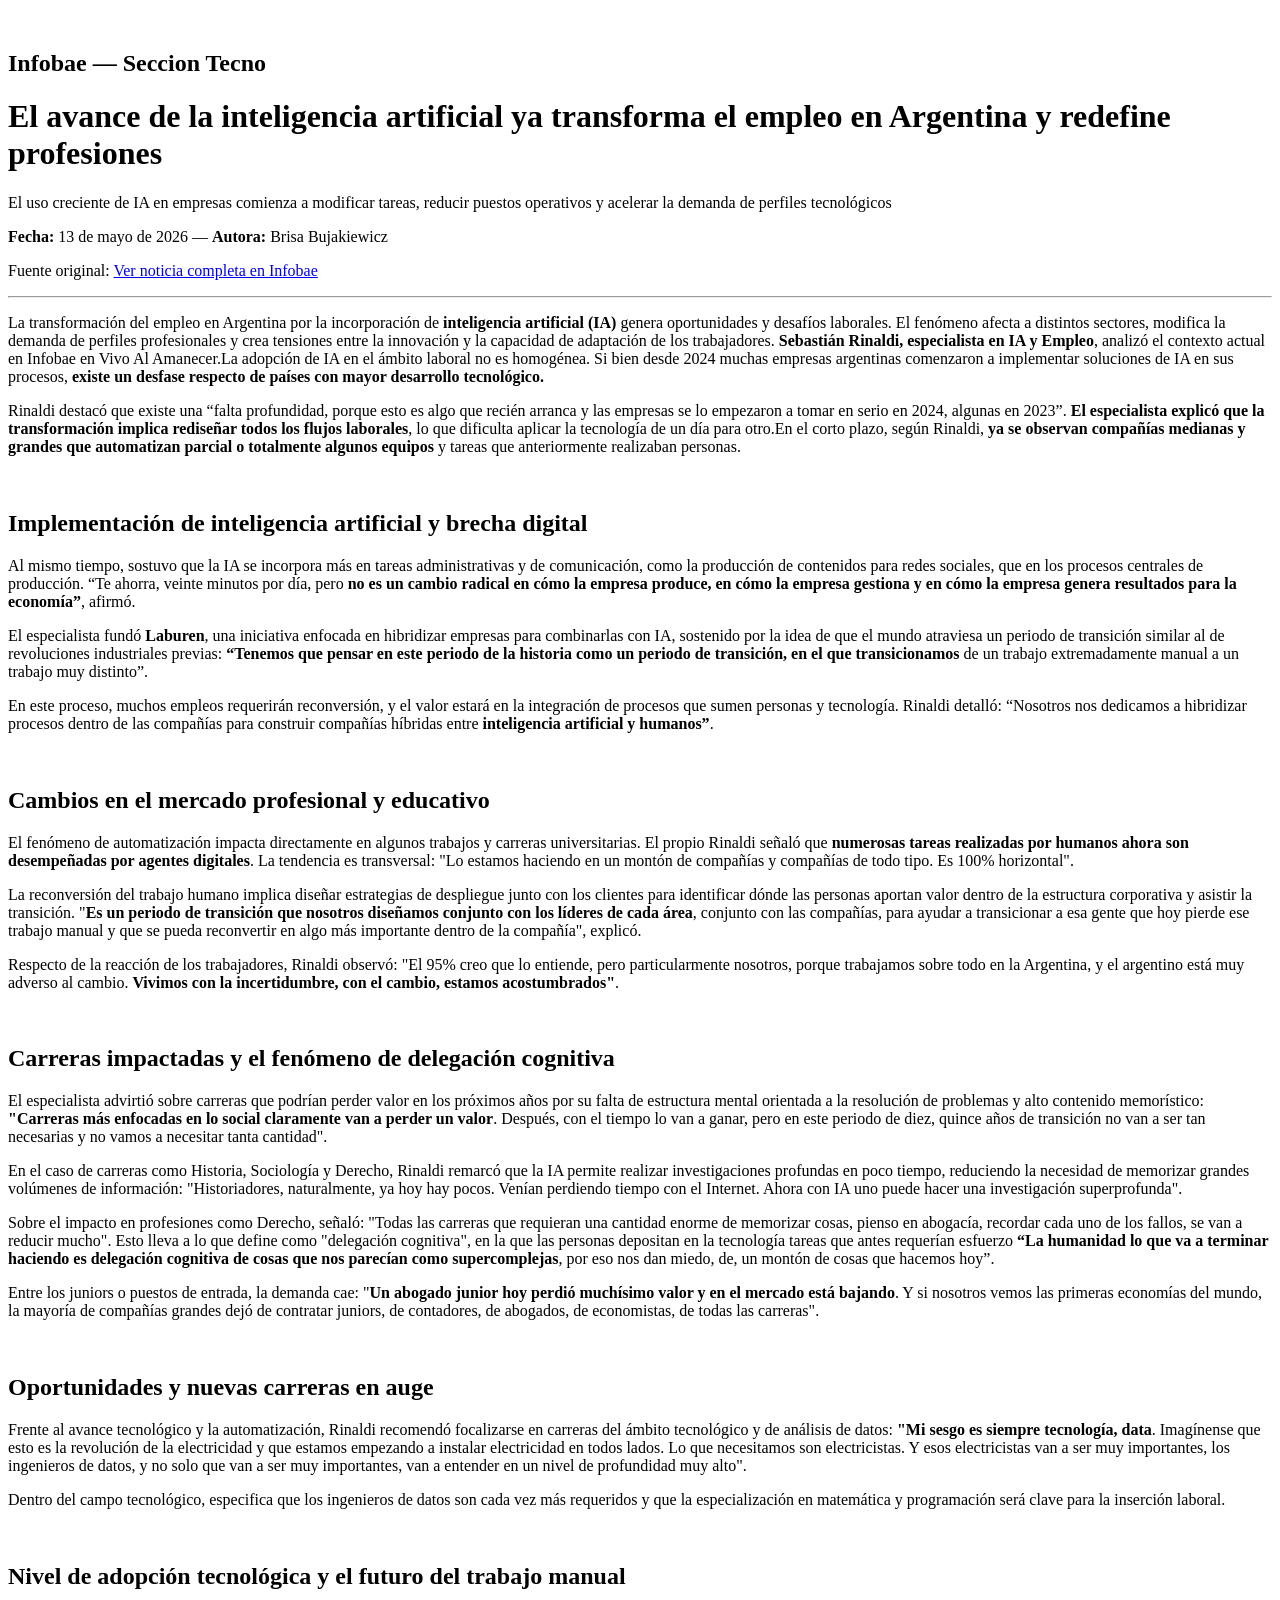
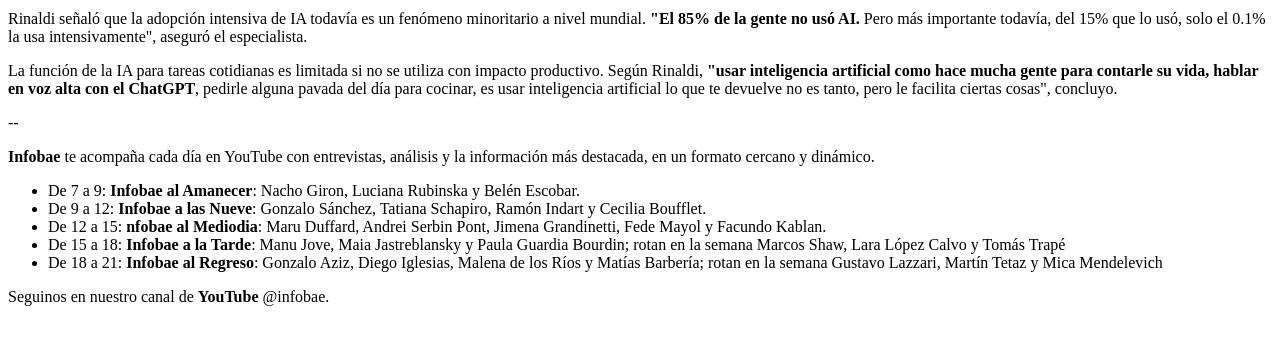
<file: index.html>
<!DOCTYPE html>
<html>
    <head>
        <title>El avance de la inteligencia artificial ya transforma el empleo en Argentina y redefine profesiones</title>
    </head>
    <body>
        <div style="margin-top: 50px"></div>
        <h2>Infobae &mdash; Seccion Tecno</h2>

        <h1>El avance de la inteligencia artificial ya transforma el empleo en Argentina y redefine profesiones</h1>

        <p>
            El uso creciente de IA en empresas comienza a modificar tareas, reducir puestos operativos y acelerar la demanda de perfiles tecnológicos
        </p>

        <p><strong>Fecha:</strong> 13 de mayo de 2026 &mdash; <strong>Autora:</strong> Brisa Bujakiewicz</p>

        <p>
        Fuente original:
        <a href="https://www.infobae.com/tecno/2026/05/13/el-avance-de-la-inteligencia-artificial-ya-transforma-el-empleo-en-argentina-y-redefine-profesiones/" target="_blank">
            Ver noticia completa en Infobae
        </a>

        <br>

        <hr>

        </p>
        
        <P>
            La transformación del empleo en Argentina por la incorporación de <STRONG>inteligencia artificial (IA)</STRONG> genera oportunidades y desafíos laborales. El fenómeno afecta a distintos sectores, modifica la demanda de perfiles profesionales y crea tensiones entre la innovación y la capacidad de adaptación de los trabajadores. <strong>Sebastián Rinaldi, especialista en IA y Empleo</strong>, analizó el contexto actual en Infobae en Vivo Al Amanecer.La adopción de IA en el ámbito laboral no es homogénea. Si bien desde 2024 muchas empresas argentinas comenzaron a implementar soluciones de IA en sus procesos, <strong>existe un desfase respecto de países con mayor desarrollo tecnológico.</strong>
        </P>

        <p>
            Rinaldi destacó que existe una “falta profundidad, porque esto es algo que recién arranca y las empresas se lo empezaron a tomar en serio en 2024, algunas en 2023”. <strong>El especialista explicó que la transformación implica rediseñar todos los flujos laborales</strong>, lo que dificulta aplicar la tecnología de un día para otro.En el corto plazo, según Rinaldi, <strong>ya se observan compañías medianas y grandes que automatizan parcial o totalmente algunos equipos</strong> y tareas que anteriormente realizaban personas.
        </p>

        <br>

        <h2>Implementación de inteligencia artificial y brecha digital</h2>

        <p>
            Al mismo tiempo, sostuvo que la IA se incorpora más en tareas administrativas y de comunicación, como la producción de contenidos para redes sociales, que en los procesos centrales de producción. “Te ahorra, veinte minutos por día, pero <strong>no es un cambio radical en cómo la empresa produce, en cómo la empresa gestiona y en cómo la empresa genera resultados para la economía”</strong>, afirmó.
        </p>

        <p>
            El especialista fundó <strong>Laburen</strong>, una iniciativa enfocada en hibridizar empresas para combinarlas con IA, sostenido por la idea de que el mundo atraviesa un periodo de transición similar al de revoluciones industriales previas: <strong>“Tenemos que pensar en este periodo de la historia como un periodo de transición, en el que transicionamos</strong> de un trabajo extremadamente manual a un trabajo muy distinto”.
        </p>

        <p>
            En este proceso, muchos empleos requerirán reconversión, y el valor estará en la integración de procesos que sumen personas y tecnología. Rinaldi detalló: “Nosotros nos dedicamos a hibridizar procesos dentro de las compañías para construir compañías híbridas entre <strong>inteligencia artificial y humanos”</strong>.
        </p>

        <br>

        <h2>Cambios en el mercado profesional y educativo</h2>
        <p>
            El fenómeno de automatización impacta directamente en algunos trabajos y carreras universitarias. El propio Rinaldi señaló que <strong>numerosas tareas realizadas por humanos ahora son desempeñadas por agentes digitales</strong>. La tendencia es transversal: "Lo estamos haciendo en un montón de compañías y compañías de todo tipo. Es 100% horizontal".
        </p>

        <p>
            La reconversión del trabajo humano implica diseñar estrategias de despliegue junto con los clientes para identificar dónde las personas aportan valor dentro de la estructura corporativa y asistir la transición. "<strong>Es un periodo de transición que nosotros diseñamos conjunto con los líderes de cada área</strong>, conjunto con las compañías, para ayudar a transicionar a esa gente que hoy pierde ese trabajo manual y que se pueda reconvertir en algo más importante dentro de la compañía", explicó.
        </p>

        <p>
            Respecto de la reacción de los trabajadores, Rinaldi observó: "El 95% creo que lo entiende, pero particularmente nosotros, porque trabajamos sobre todo en la Argentina, y el argentino está muy adverso al cambio. <strong>Vivimos con la incertidumbre, con el cambio, estamos acostumbrados"</strong>.
        </p>
        <br>

        <h2>Carreras impactadas y el fenómeno de delegación cognitiva</h2>

        <p>
            El especialista advirtió sobre carreras que podrían perder valor en los próximos años por su falta de estructura mental orientada a la resolución de problemas y alto contenido memorístico: <strong>"Carreras más enfocadas en lo social claramente van a perder un valor</strong>. Después, con el tiempo lo van a ganar, pero en este periodo de diez, quince años de transición no van a ser tan necesarias y no vamos a necesitar tanta cantidad".
        </p>

        <p>
            En el caso de carreras como Historia, Sociología y Derecho, Rinaldi remarcó que la IA permite realizar investigaciones profundas en poco tiempo, reduciendo la necesidad de memorizar grandes volúmenes de información: "Historiadores, naturalmente, ya hoy hay pocos. Venían perdiendo tiempo con el Internet. Ahora con IA uno puede hacer una investigación superprofunda".
        </p>

        <p>
            Sobre el impacto en profesiones como Derecho, señaló: "Todas las carreras que requieran una cantidad enorme de memorizar cosas, pienso en abogacía, recordar cada uno de los fallos, se van a reducir mucho". Esto lleva a lo que define como "delegación cognitiva", en la que las personas depositan en la tecnología tareas que antes requerían esfuerzo <strong>“La humanidad lo que va a terminar haciendo es delegación cognitiva de cosas que nos parecían como supercomplejas</strong>, por eso nos dan miedo, de, un montón de cosas que hacemos hoy”.
        </p>

        <p>
            Entre los juniors o puestos de entrada, la demanda cae: "<strong>Un abogado junior hoy perdió muchísimo valor y en el mercado está bajando</strong>. Y si nosotros vemos las primeras economías del mundo, la mayoría de compañías grandes dejó de contratar juniors, de contadores, de abogados, de economistas, de todas las carreras".
        </p>

        <br>

        <h2>Oportunidades y nuevas carreras en auge</h2>

        <p>
            Frente al avance tecnológico y la automatización, Rinaldi recomendó focalizarse en carreras del ámbito tecnológico y de análisis de datos: <strong>"Mi sesgo es siempre tecnología, data</strong>. Imagínense que esto es la revolución de la electricidad y que estamos empezando a instalar electricidad en todos lados. Lo que necesitamos son electricistas. Y esos electricistas van a ser muy importantes, los ingenieros de datos, y no solo que van a ser muy importantes, van a entender en un nivel de profundidad muy alto".
        </p>

        <p>
            Dentro del campo tecnológico, especifica que los ingenieros de datos son cada vez más requeridos y que la especialización en matemática y programación será clave para la inserción laboral.
        </p>

        <br>

        <h2>Nivel de adopción tecnológica y el futuro del trabajo manual</h2>

        <p>
            Rinaldi señaló que la adopción intensiva de IA todavía es un fenómeno minoritario a nivel mundial. <strong>"El 85% de la gente no usó AI.</strong> Pero más importante todavía, del 15% que lo usó, solo el 0.1% la usa intensivamente", aseguró el especialista.
        </p>

        <p>
            La función de la IA para tareas cotidianas es limitada si no se utiliza con impacto productivo. Según Rinaldi, <strong>"usar inteligencia artificial como hace mucha gente para contarle su vida, hablar en voz alta con el ChatGPT</strong>, pedirle alguna pavada del día para cocinar, es usar inteligencia artificial lo que te devuelve no es tanto, pero le facilita ciertas cosas", concluyo.
        </p>

        --

        <p>
            <strong>Infobae</strong> te acompaña cada día en YouTube con entrevistas, análisis y la información más destacada, en un formato cercano y dinámico.
        </p>

        <p>
            <ul>
                <li>De 7 a 9: <strong>Infobae al Amanecer</strong>: Nacho Giron, Luciana Rubinska y Belén Escobar.</li>
                <li>De 9 a 12: <strong>Infobae a las Nueve</strong>: Gonzalo Sánchez, Tatiana Schapiro, Ramón Indart y Cecilia Boufflet.</li>
                <li>De 12 a 15: <strong>nfobae al Mediodia</strong>: Maru Duffard, Andrei Serbin Pont, Jimena Grandinetti, Fede Mayol y Facundo Kablan.</li>
                <li>De 15 a 18: <strong>Infobae a la Tarde</strong>: Manu Jove, Maia Jastreblansky y Paula Guardia Bourdin; rotan en la semana Marcos Shaw, Lara López Calvo y Tomás Trapé</li>
                <li>De 18 a 21: <strong>Infobae al Regreso</strong>: Gonzalo Aziz, Diego Iglesias, Malena de los Ríos y Matías Barbería; rotan en la semana Gustavo Lazzari, Martín Tetaz y Mica Mendelevich</li>
            </ul>
        </p>

        <p>
            Seguinos en nuestro canal de  <strong>YouTube</strong> @infobae.
        </p>
        <div style="margin-top: 50px"></div>
    </body>

</html>
</file>
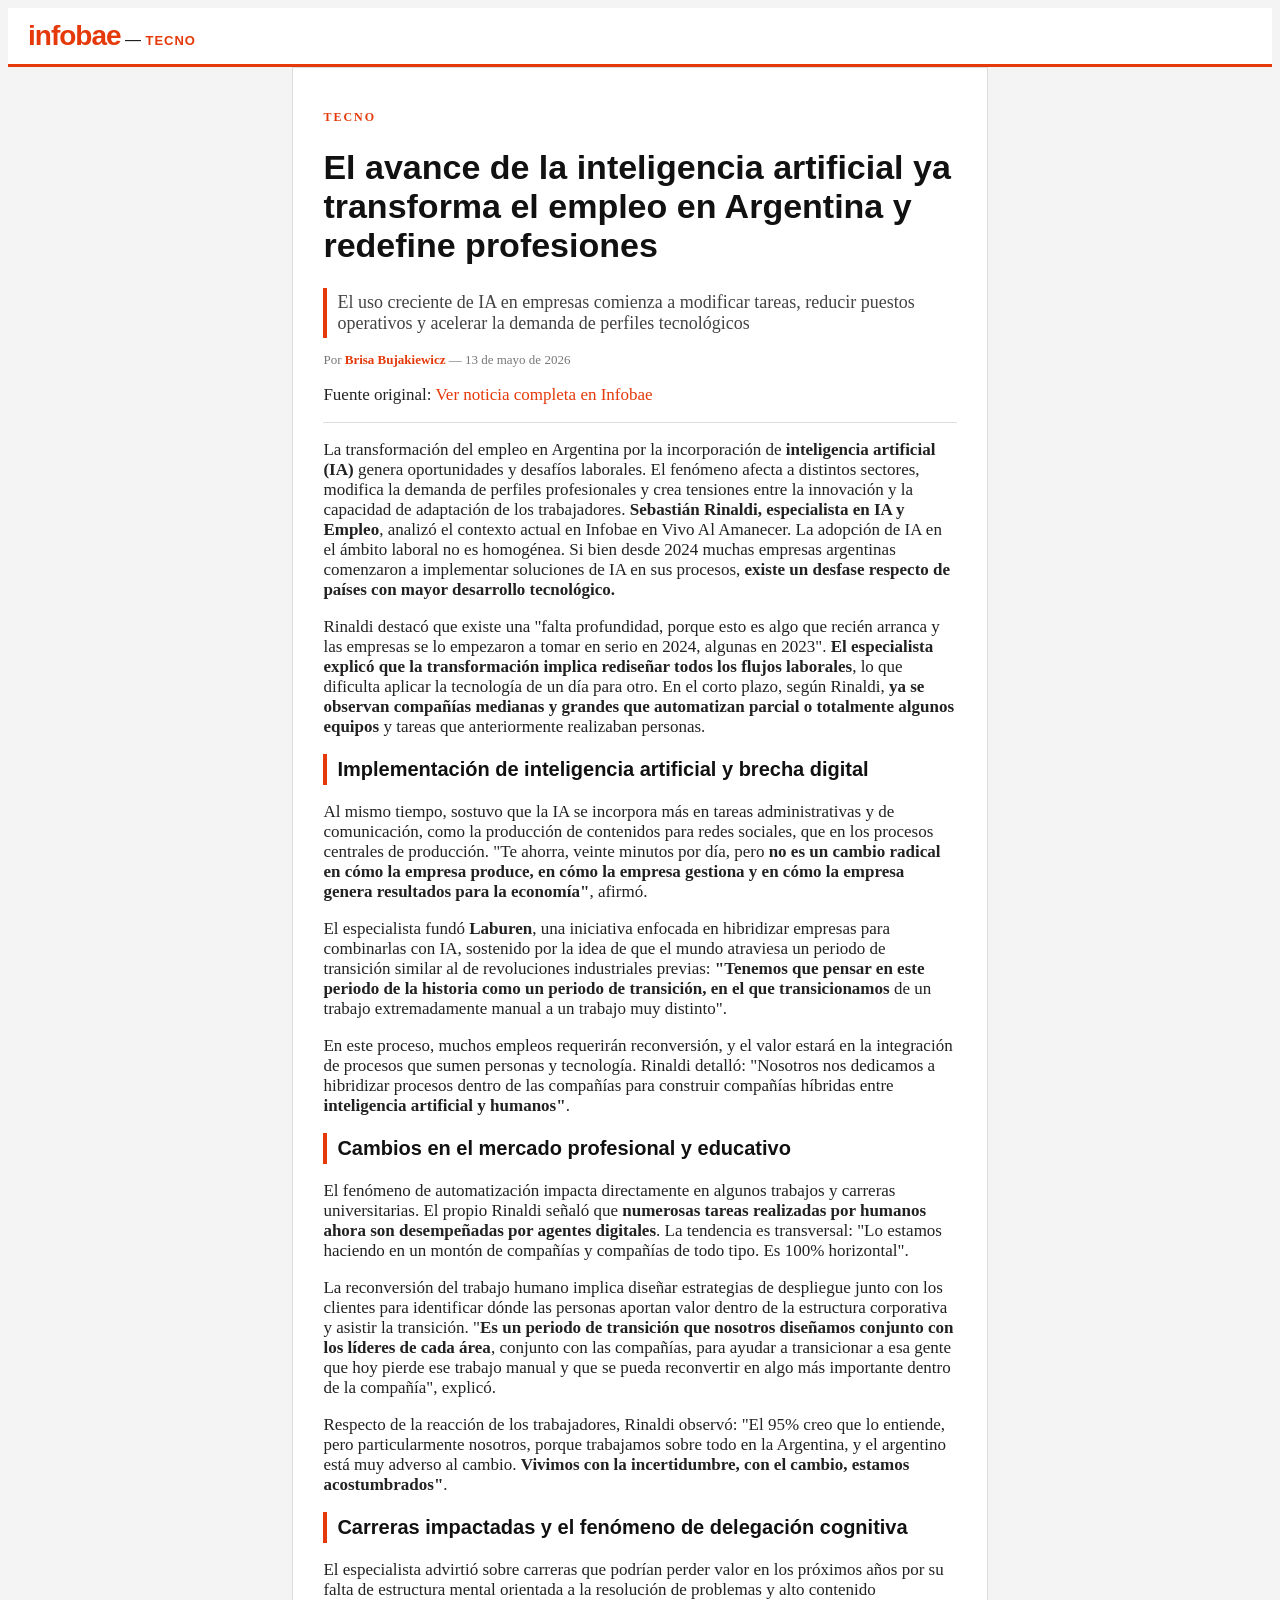
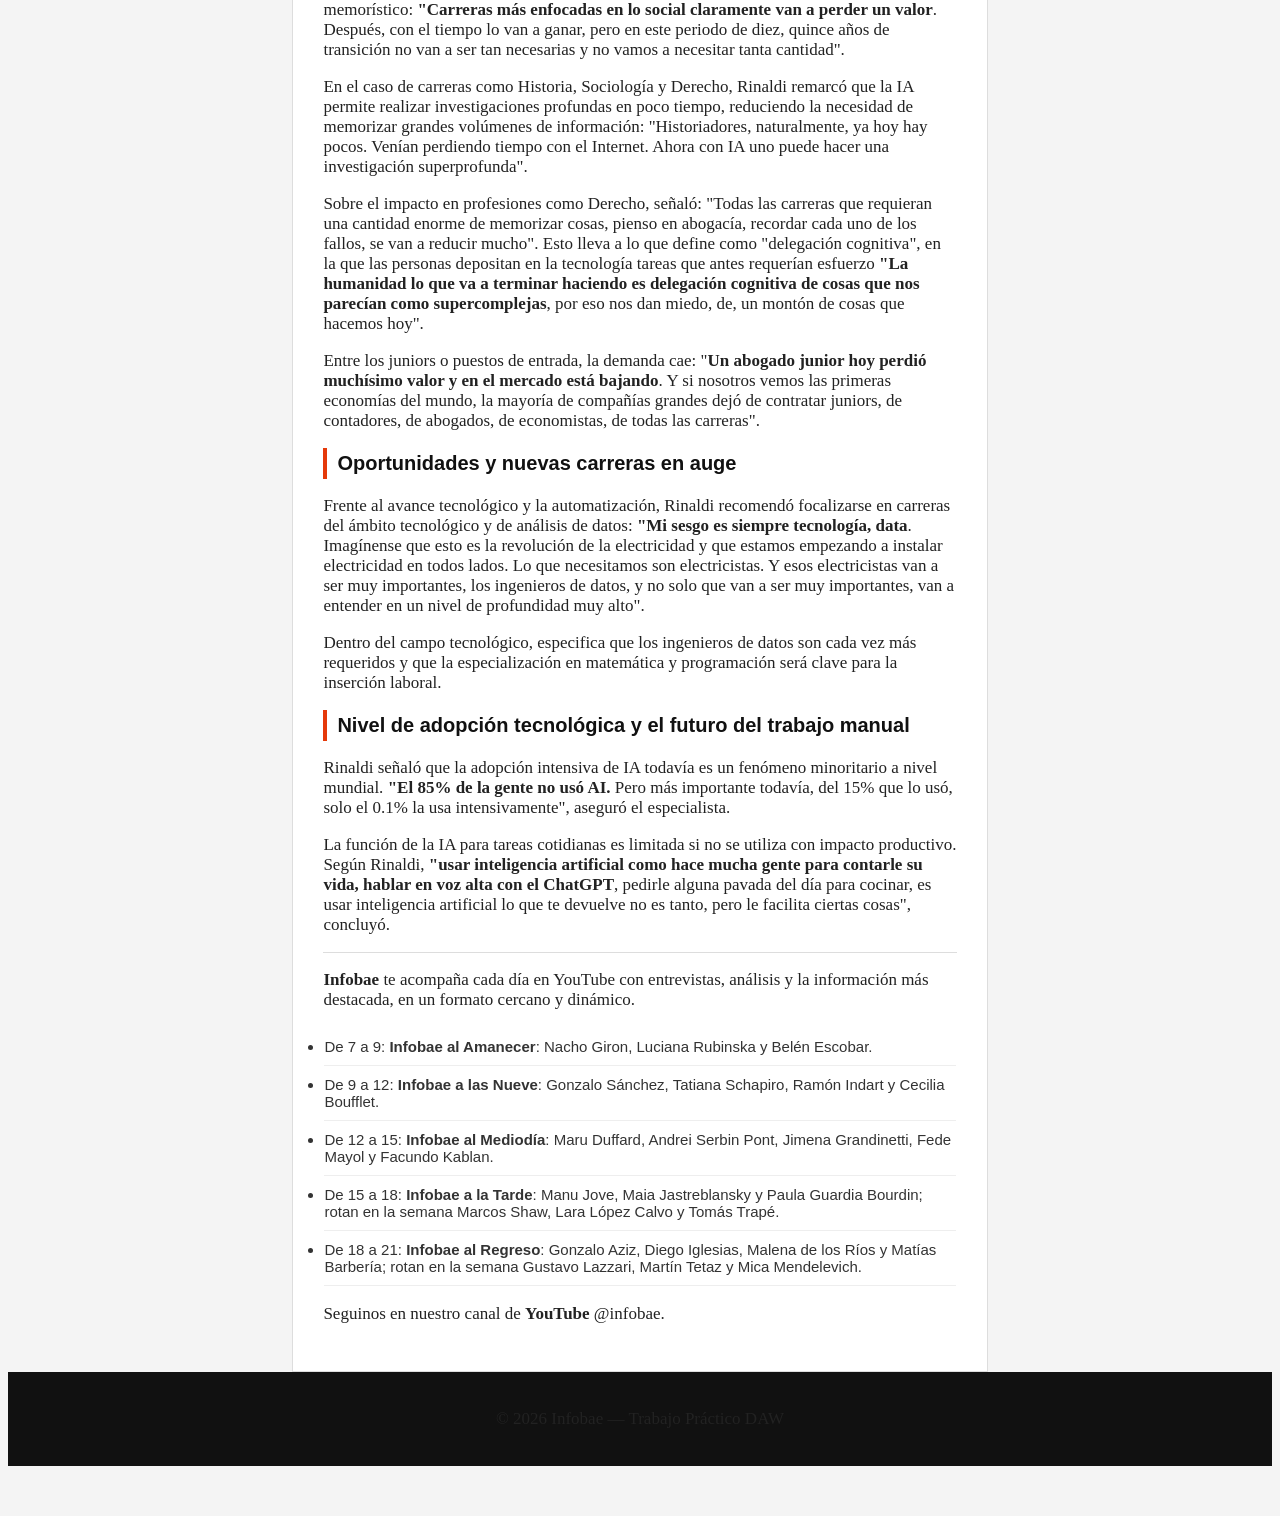
<file: Actividad-clase 5/index.html>
<!DOCTYPE html>
<html lang="es">
<head>
    <meta charset="UTF-8">
    <meta name="viewport" content="width=device-width, initial-scale=1.0">
    <title>El avance de la inteligencia artificial ya transforma el empleo en Argentina</title>
    <link rel="stylesheet" type="text/css" href="styles.css">
</head>
<body>

    <div class="site-header">
        <span class="logo">infobae</span>
        &mdash;
        <span class="seccion">Tecno</span>
    </div>

    <div class="contenedor">

        <p class="categoria">Tecno</p>

        <h1>El avance de la inteligencia artificial ya transforma el empleo en Argentina y redefine profesiones</h1>

        <h2 class="bajada">El uso creciente de IA en empresas comienza a modificar tareas, reducir puestos operativos y acelerar la demanda de perfiles tecnológicos</h2>

        <p class="meta">
            Por <span class="autora"><a href="https://www.infobae.com/autor/brisa-bujakiewicz/" target="_blank">Brisa Bujakiewicz</a></span>
            &mdash; 13 de mayo de 2026
        </p>

        <p>
            Fuente original:
            <a href="https://www.infobae.com/tecno/2026/05/13/el-avance-de-la-inteligencia-artificial-ya-transforma-el-empleo-en-argentina-y-redefine-profesiones/" target="_blank">
                Ver noticia completa en Infobae
            </a>
        </p>

        <hr>

        <p>
            La transformación del empleo en Argentina por la incorporación de <strong>inteligencia artificial (IA)</strong> genera oportunidades y desafíos laborales. El fenómeno afecta a distintos sectores, modifica la demanda de perfiles profesionales y crea tensiones entre la innovación y la capacidad de adaptación de los trabajadores. <strong>Sebastián Rinaldi, especialista en IA y Empleo</strong>, analizó el contexto actual en Infobae en Vivo Al Amanecer. La adopción de IA en el ámbito laboral no es homogénea. Si bien desde 2024 muchas empresas argentinas comenzaron a implementar soluciones de IA en sus procesos, <strong>existe un desfase respecto de países con mayor desarrollo tecnológico.</strong>
        </p>

        <p>
            Rinaldi destacó que existe una "falta profundidad, porque esto es algo que recién arranca y las empresas se lo empezaron a tomar en serio en 2024, algunas en 2023". <strong>El especialista explicó que la transformación implica rediseñar todos los flujos laborales</strong>, lo que dificulta aplicar la tecnología de un día para otro. En el corto plazo, según Rinaldi, <strong>ya se observan compañías medianas y grandes que automatizan parcial o totalmente algunos equipos</strong> y tareas que anteriormente realizaban personas.
        </p>

        <h2>Implementación de inteligencia artificial y brecha digital</h2>

        <p>
            Al mismo tiempo, sostuvo que la IA se incorpora más en tareas administrativas y de comunicación, como la producción de contenidos para redes sociales, que en los procesos centrales de producción. "Te ahorra, veinte minutos por día, pero <strong>no es un cambio radical en cómo la empresa produce, en cómo la empresa gestiona y en cómo la empresa genera resultados para la economía"</strong>, afirmó.
        </p>

        <p>
            El especialista fundó <strong>Laburen</strong>, una iniciativa enfocada en hibridizar empresas para combinarlas con IA, sostenido por la idea de que el mundo atraviesa un periodo de transición similar al de revoluciones industriales previas: <strong>"Tenemos que pensar en este periodo de la historia como un periodo de transición, en el que transicionamos</strong> de un trabajo extremadamente manual a un trabajo muy distinto".
        </p>

        <p>
            En este proceso, muchos empleos requerirán reconversión, y el valor estará en la integración de procesos que sumen personas y tecnología. Rinaldi detalló: "Nosotros nos dedicamos a hibridizar procesos dentro de las compañías para construir compañías híbridas entre <strong>inteligencia artificial y humanos"</strong>.
        </p>

        <h2>Cambios en el mercado profesional y educativo</h2>

        <p>
            El fenómeno de automatización impacta directamente en algunos trabajos y carreras universitarias. El propio Rinaldi señaló que <strong>numerosas tareas realizadas por humanos ahora son desempeñadas por agentes digitales</strong>. La tendencia es transversal: "Lo estamos haciendo en un montón de compañías y compañías de todo tipo. Es 100% horizontal".
        </p>

        <p>
            La reconversión del trabajo humano implica diseñar estrategias de despliegue junto con los clientes para identificar dónde las personas aportan valor dentro de la estructura corporativa y asistir la transición. "<strong>Es un periodo de transición que nosotros diseñamos conjunto con los líderes de cada área</strong>, conjunto con las compañías, para ayudar a transicionar a esa gente que hoy pierde ese trabajo manual y que se pueda reconvertir en algo más importante dentro de la compañía", explicó.
        </p>

        <p>
            Respecto de la reacción de los trabajadores, Rinaldi observó: "El 95% creo que lo entiende, pero particularmente nosotros, porque trabajamos sobre todo en la Argentina, y el argentino está muy adverso al cambio. <strong>Vivimos con la incertidumbre, con el cambio, estamos acostumbrados"</strong>.
        </p>

        <h2>Carreras impactadas y el fenómeno de delegación cognitiva</h2>

        <p>
            El especialista advirtió sobre carreras que podrían perder valor en los próximos años por su falta de estructura mental orientada a la resolución de problemas y alto contenido memorístico: <strong>"Carreras más enfocadas en lo social claramente van a perder un valor</strong>. Después, con el tiempo lo van a ganar, pero en este periodo de diez, quince años de transición no van a ser tan necesarias y no vamos a necesitar tanta cantidad".
        </p>

        <p>
            En el caso de carreras como Historia, Sociología y Derecho, Rinaldi remarcó que la IA permite realizar investigaciones profundas en poco tiempo, reduciendo la necesidad de memorizar grandes volúmenes de información: "Historiadores, naturalmente, ya hoy hay pocos. Venían perdiendo tiempo con el Internet. Ahora con IA uno puede hacer una investigación superprofunda".
        </p>

        <p>
            Sobre el impacto en profesiones como Derecho, señaló: "Todas las carreras que requieran una cantidad enorme de memorizar cosas, pienso en abogacía, recordar cada uno de los fallos, se van a reducir mucho". Esto lleva a lo que define como "delegación cognitiva", en la que las personas depositan en la tecnología tareas que antes requerían esfuerzo <strong>"La humanidad lo que va a terminar haciendo es delegación cognitiva de cosas que nos parecían como supercomplejas</strong>, por eso nos dan miedo, de, un montón de cosas que hacemos hoy".
        </p>

        <p>
            Entre los juniors o puestos de entrada, la demanda cae: "<strong>Un abogado junior hoy perdió muchísimo valor y en el mercado está bajando</strong>. Y si nosotros vemos las primeras economías del mundo, la mayoría de compañías grandes dejó de contratar juniors, de contadores, de abogados, de economistas, de todas las carreras".
        </p>

        <h2>Oportunidades y nuevas carreras en auge</h2>

        <p>
            Frente al avance tecnológico y la automatización, Rinaldi recomendó focalizarse en carreras del ámbito tecnológico y de análisis de datos: <strong>"Mi sesgo es siempre tecnología, data</strong>. Imagínense que esto es la revolución de la electricidad y que estamos empezando a instalar electricidad en todos lados. Lo que necesitamos son electricistas. Y esos electricistas van a ser muy importantes, los ingenieros de datos, y no solo que van a ser muy importantes, van a entender en un nivel de profundidad muy alto".
        </p>

        <p>
            Dentro del campo tecnológico, especifica que los ingenieros de datos son cada vez más requeridos y que la especialización en matemática y programación será clave para la inserción laboral.
        </p>

        <h2>Nivel de adopción tecnológica y el futuro del trabajo manual</h2>

        <p>
            Rinaldi señaló que la adopción intensiva de IA todavía es un fenómeno minoritario a nivel mundial. <strong>"El 85% de la gente no usó AI.</strong> Pero más importante todavía, del 15% que lo usó, solo el 0.1% la usa intensivamente", aseguró el especialista.
        </p>

        <p>
            La función de la IA para tareas cotidianas es limitada si no se utiliza con impacto productivo. Según Rinaldi, <strong>"usar inteligencia artificial como hace mucha gente para contarle su vida, hablar en voz alta con el ChatGPT</strong>, pedirle alguna pavada del día para cocinar, es usar inteligencia artificial lo que te devuelve no es tanto, pero le facilita ciertas cosas", concluyó.
        </p>

        <hr>

        <p>
            <strong>Infobae</strong> te acompaña cada día en YouTube con entrevistas, análisis y la información más destacada, en un formato cercano y dinámico.
        </p>

        <ul class="programacion">
            <li>De 7 a 9: <strong>Infobae al Amanecer</strong>: Nacho Giron, Luciana Rubinska y Belén Escobar.</li>
            <li>De 9 a 12: <strong>Infobae a las Nueve</strong>: Gonzalo Sánchez, Tatiana Schapiro, Ramón Indart y Cecilia Boufflet.</li>
            <li>De 12 a 15: <strong>Infobae al Mediodía</strong>: Maru Duffard, Andrei Serbin Pont, Jimena Grandinetti, Fede Mayol y Facundo Kablan.</li>
            <li>De 15 a 18: <strong>Infobae a la Tarde</strong>: Manu Jove, Maia Jastreblansky y Paula Guardia Bourdin; rotan en la semana Marcos Shaw, Lara López Calvo y Tomás Trapé.</li>
            <li>De 18 a 21: <strong>Infobae al Regreso</strong>: Gonzalo Aziz, Diego Iglesias, Malena de los Ríos y Matías Barbería; rotan en la semana Gustavo Lazzari, Martín Tetaz y Mica Mendelevich.</li>
        </ul>

        <p>Seguinos en nuestro canal de <strong>YouTube</strong> @infobae.</p>

    </div>

    <div class="site-footer">
        <p>&copy; 2026 Infobae &mdash; Trabajo Práctico DAW</p>
    </div>

    <div style="margin-top: 50px;"></div>

</body>
</html>
</file>
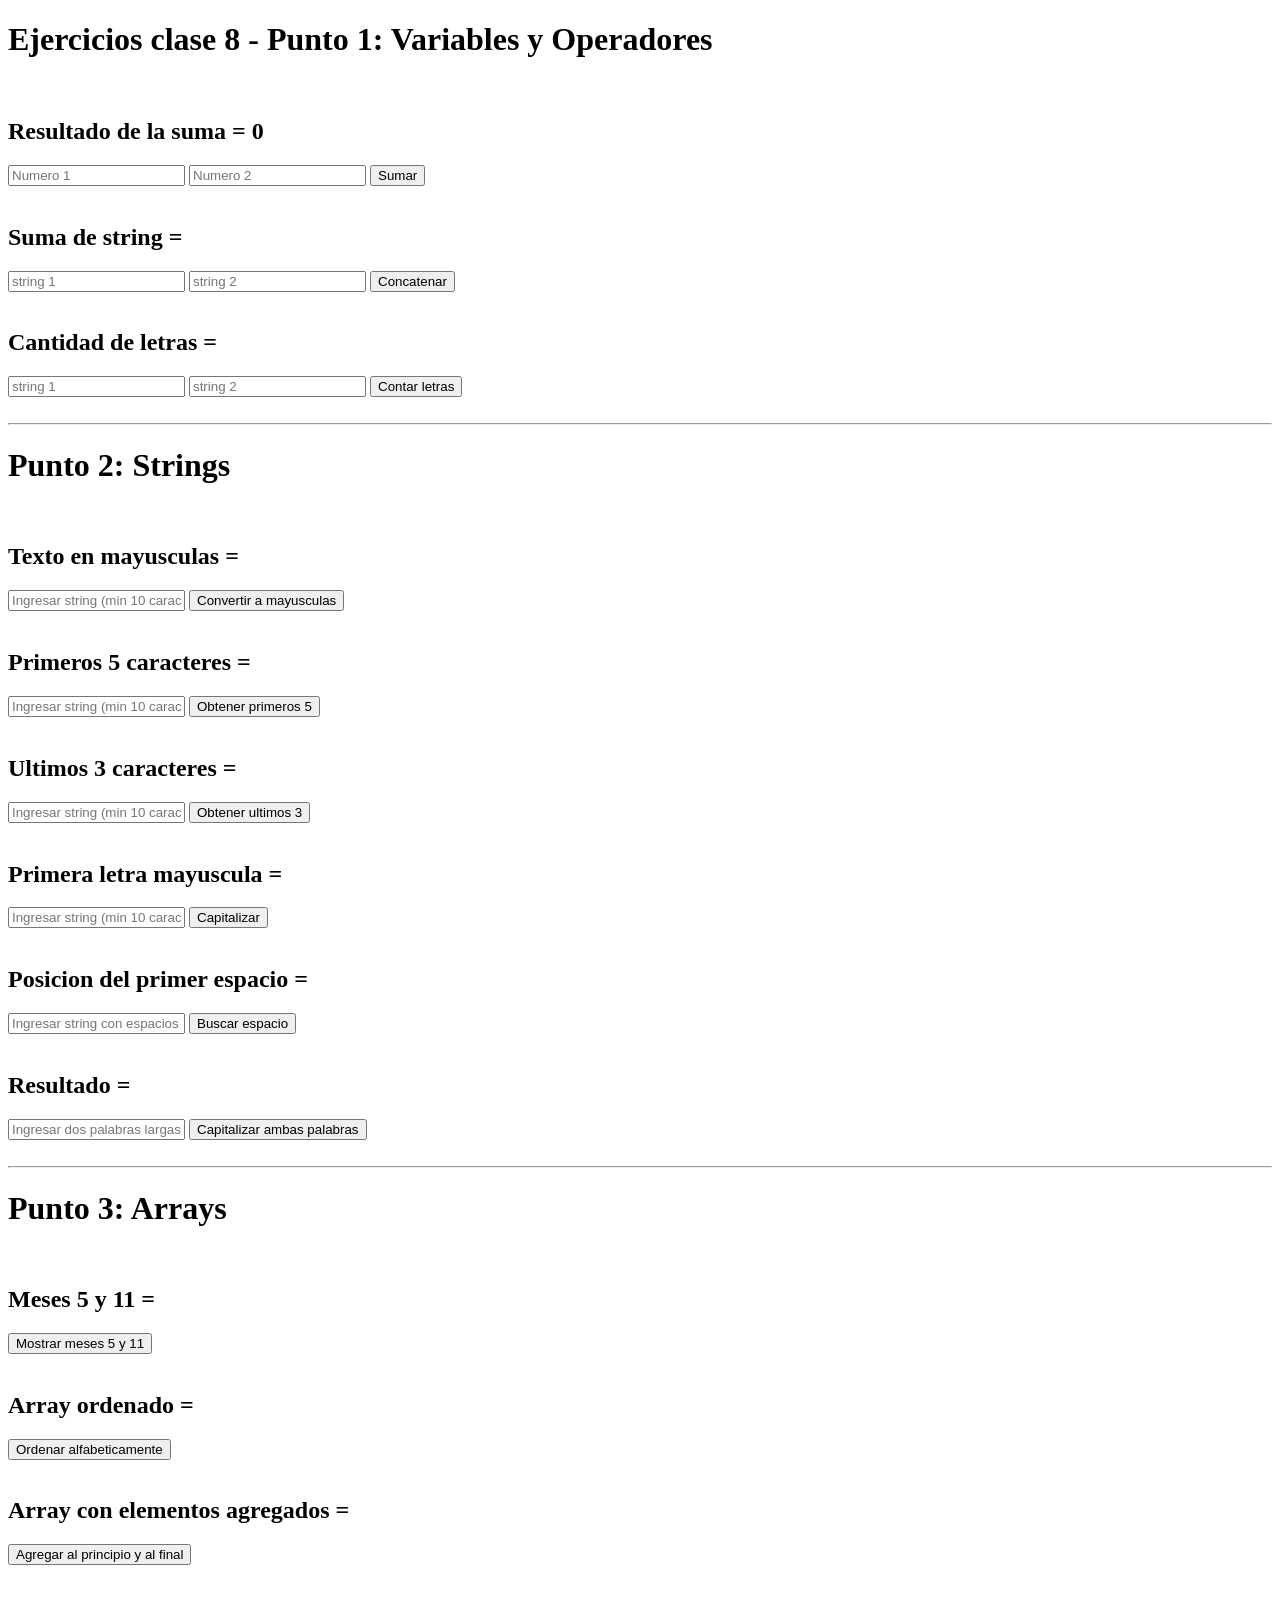
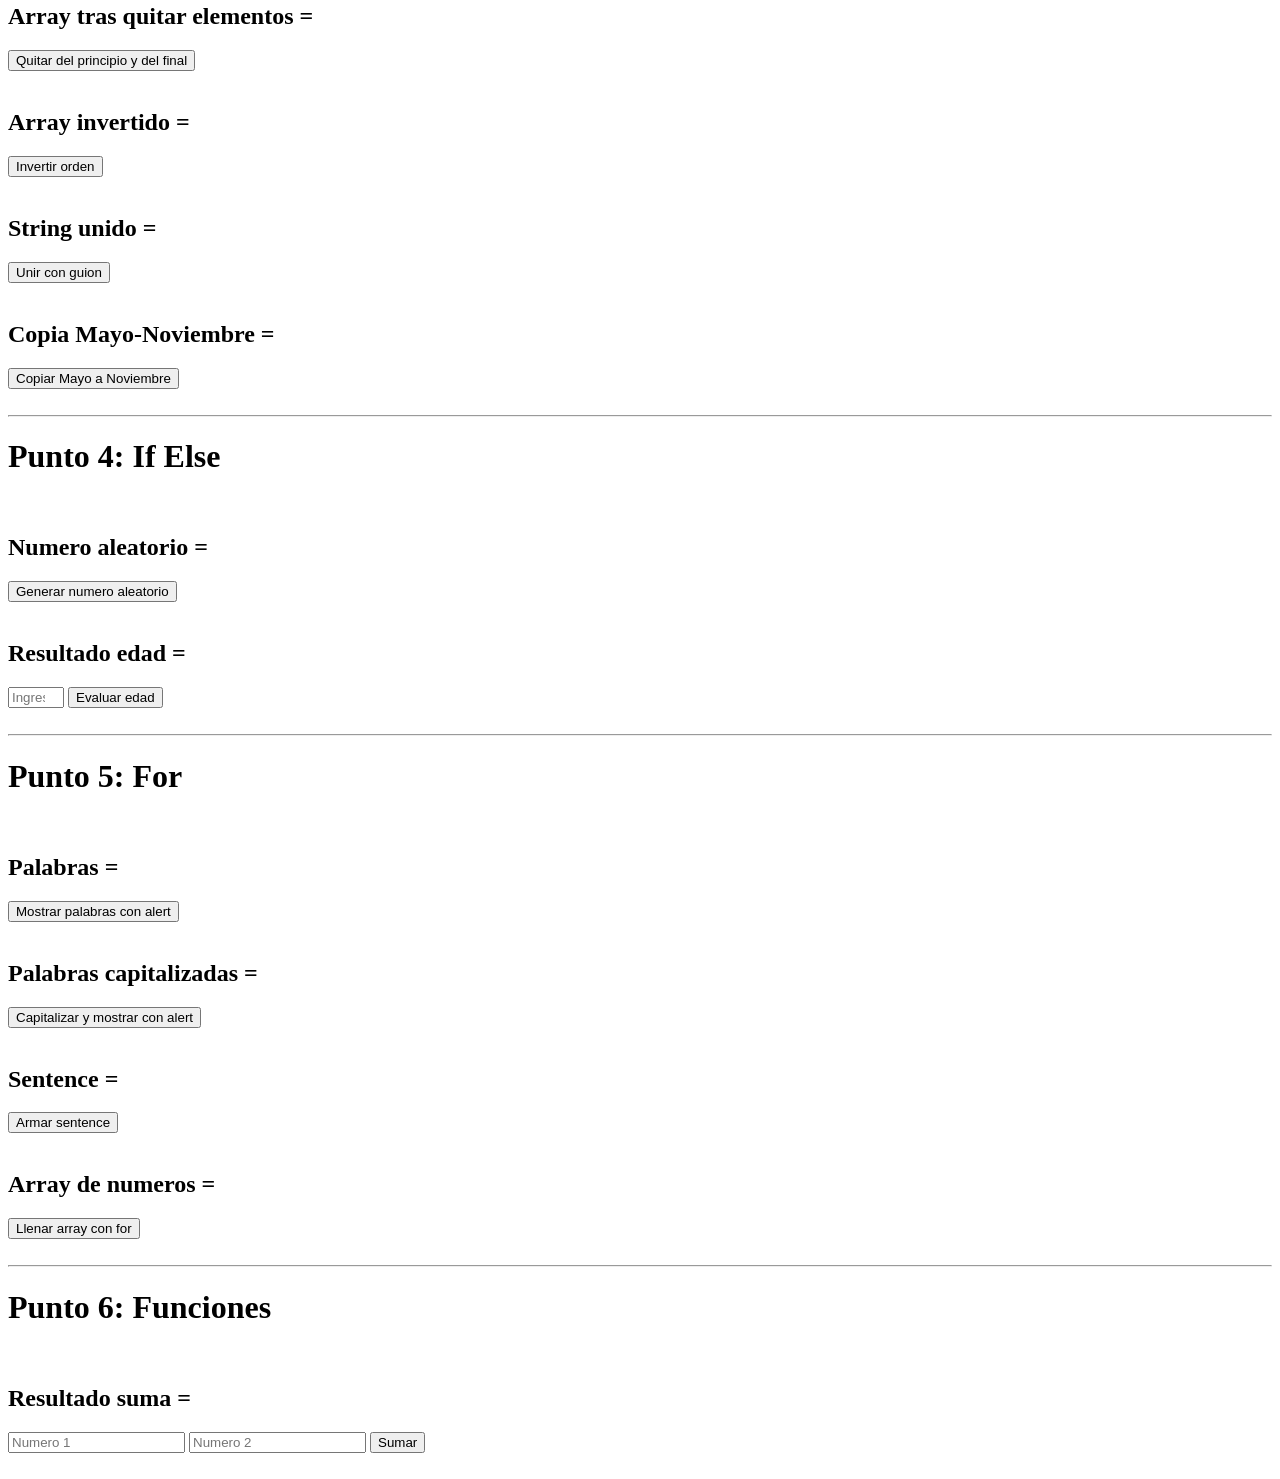
<file: Ejercicio - clase 8/index.html>
<!DOCTYPE html>
<html lang="en">
<head>
    <meta charset="UTF-8">
    <meta name="viewport" content="width=device-width, initial-scale=1.0">
    <title>Ejercicio clase 8</title>
</head>
<body>

    <!--  Punto 1 -------------------------------------------------->
    <h1>Ejercicios clase 8 - Punto 1: Variables y Operadores</h1>
    <br>

    <h2 id="titulo">Resultado de la suma = 0</h2>
    <input type="text" id="input1" placeholder="Numero 1">
    <input type="text" id="input2" placeholder="Numero 2">
    <button id="boton">Sumar</button>
    <br><br>

    <h2 id="tituloString">Suma de string = </h2>
    <input type="text" id="inputString1" placeholder="string 1">
    <input type="text" id="inputString2" placeholder="string 2">
    <button id="botonConcatenar">Concatenar</button>
    <br><br>

    <h2 id="tituloContarLetras">Cantidad de letras = </h2>
    <input type="text" id="inputStringLetras1" placeholder="string 1">
    <input type="text" id="inputStringLetras2" placeholder="string 2">
    <button id="botonContarLetras">Contar letras</button>
    <br><br>

    <!--  Punto 2 -------------------------------------------------->
    <hr>
    <h1>Punto 2: Strings</h1>
    <br>

    <!-- 2a: toUpperCase -->
    <h2 id="TituloMayusculas">Texto en mayusculas = </h2>
    <input type="text" id="inputMayusculas" placeholder="Ingresar string (min 10 caracteres)">
    <button id="botonMayusculas">Convertir a mayusculas</button>
    <br><br>

    <!-- 2b: primeros 5 caracteres -->
    <h2 id="tituloPrimeros5">Primeros 5 caracteres = </h2>
    <input type="text" id="inputPrimeros5" placeholder="Ingresar string (min 10 caracteres)">
    <button id="botonPrimeros5">Obtener primeros 5</button>
    <br><br>

    <!-- 2c: últimos 3 caracteres -->
    <h2 id="tituloUltimos3">Ultimos 3 caracteres = </h2>
    <input type="text" id="inputUltimos3" placeholder="Ingresar string (min 10 caracteres)">
    <button id="botonUltimos3">Obtener ultimos 3</button>
    <br><br>

    <!-- 2d: primera letra mayúscula, resto minúscula -->
    <h2 id="tituloPrimeraLetra">Primera letra mayuscula = </h2>
    <input type="text" id="inputPrimeraLetra" placeholder="Ingresar string (min 10 caracteres)">
    <button id="botonPrimeraLetra">Capitalizar</button>
    <br><br>

    <!-- 2e: indexOf primer espacio -->
    <h2 id="tituloEspacio">Posicion del primer espacio = </h2>
    <input type="text" id="inputEspacio" placeholder="Ingresar string con espacios">
    <button id="botonEspacio">Buscar espacio</button>
    <br><br>

    <!-- 2f: capitalizar dos palabras -->
    <h2 id="tituloDosPalabras">Resultado = </h2>
    <input type="text" id="inputDosPalabras" placeholder="Ingresar dos palabras largas">
    <button id="botonDosPalabras">Capitalizar ambas palabras</button>
    <br><br>

    <!--  Punto 3 -------------------------------------------------->
    <hr>
    <h1>Punto 3: Arrays</h1>
    <br>

    <h2 id="tituloMeses5y11">Meses 5 y 11 = </h2>
    <button id="botonMeses5y11">Mostrar meses 5 y 11</button>
    <br><br>

    <h2 id="tituloOrdenado">Array ordenado = </h2>
    <button id="botonOrdenar">Ordenar alfabeticamente</button>
    <br><br>

    <h2 id="tituloAgregar">Array con elementos agregados = </h2>
    <button id="botonAgregar">Agregar al principio y al final</button>
    <br><br>

    <h2 id="tituloQuitar">Array tras quitar elementos = </h2>
    <button id="botonQuitar">Quitar del principio y del final</button>
    <br><br>

    <h2 id="tituloInvertir">Array invertido = </h2>
    <button id="botonInvertir">Invertir orden</button>
    <br><br>

    <h2 id="tituloJoin">String unido = </h2>
    <button id="botonJoin">Unir con guion</button>
    <br><br>

    <h2 id="tituloSlice">Copia Mayo-Noviembre = </h2>
    <button id="botonSlice">Copiar Mayo a Noviembre</button>
    <br><br>

    <!--  Punto 4 -------------------------------------------------->
    <hr>
    <h1>Punto 4: If Else</h1>
    <br>

    <h2 id="tituloRandom">Numero aleatorio = </h2>
    <button id="botonRandom">Generar numero aleatorio</button>
    <br><br>

    <h2 id="tituloEdad">Resultado edad = </h2>
    <input type="number" id="inputEdad" placeholder="Ingresar edad (0-100)" min="0" max="100">
    <button id="botonEdad">Evaluar edad</button>
    <br><br>

    <!--  Punto 5 -------------------------------------------------->
    <hr>
    <h1>Punto 5: For</h1>
    <br>

    <h2 id="tituloPalabras">Palabras = </h2>
    <button id="botonPalabras">Mostrar palabras con alert</button>
    <br><br>

    <h2 id="tituloCapitalizadas">Palabras capitalizadas = </h2>
    <button id="botonCapitalizadas">Capitalizar y mostrar con alert</button>
    <br><br>

    <h2 id="tituloSentence">Sentence = </h2>
    <button id="botonSentence">Armar sentence</button>
    <br><br>

    <h2 id="tituloArrayNumeros">Array de numeros = </h2>
    <button id="botonArrayNumeros">Llenar array con for</button>
    <br><br>

    <!--  Punto 6 -------------------------------------------------->
    <hr>
    <h1>Punto 6: Funciones</h1>
    <br>

    <h2 id="tituloSumaFuncion">Resultado suma = </h2>
    <input type="text" id="inputSuma1" placeholder="Numero 1">
    <input type="text" id="inputSuma2" placeholder="Numero 2">
    <button id="botonSumaFuncion">Sumar</button>
    <br><br>

    <script src="index.js"></script>
</body>
</html>
</file>
<file: Actividad-clase 5/styles.css>
/* ── RESET BÁSICO ── */
* {
    box-sizing: border-box;
}

/* ── BODY ── */
body {
    background-color: #f4f4f4;
    color: #1a1a1a;
    font-family: Arial, Helvetica, sans-serif;
    font-size: 16px;
}

/* ── LINKS ── */
a {
    text-decoration: none;
    color: #e5390a;
}

a:hover {
    color: #333333;
}

/* ── CONTENEDOR PRINCIPAL ── */
.contenedor {
    width: 55%;
    margin: auto;
    background-color: #ffffff;
    padding: 30px;
    border: 1px solid #dddddd;
}

/* ── HEADER ── */
.site-header {
    background-color: #ffffff;
    border-bottom: 3px solid #e5390a;
    padding: 12px 20px;
}

.logo {
    font-size: 28px;
    font-weight: 900;
    color: #e5390a;
    letter-spacing: -1px;
}

.seccion {
    font-size: 13px;
    font-weight: 700;
    color: #e5390a;
    text-transform: uppercase;
    letter-spacing: 1px;
}

/* ── CATEGORÍA ── */
.categoria {
    font-size: 12px;
    font-weight: 700;
    color: #e5390a;
    text-transform: uppercase;
    letter-spacing: 2px;
}

/* ── TÍTULO PRINCIPAL ── */
h1 {
    font-family: Arial, Helvetica, sans-serif;
    font-size: 34px;
    font-weight: 900;
    color: #111111;
    text-align: left;
}

/* ── BAJADA ── */
.bajada {
    font-family: Georgia, serif;
    font-size: 18px;
    font-weight: 400;
    color: #444444;
}

/* ── META ── */
.meta {
    font-size: 13px;
    color: #777777;
}

.meta .autora {
    font-weight: 700;
    color: #e5390a;
}

/* ── SEPARADOR ── */
hr {
    border: none;
    border-top: 1px solid #dddddd;
}

/* ── SUBTÍTULOS ── */
h2 {
    font-family: Arial, Helvetica, sans-serif;
    font-size: 20px;
    font-weight: 800;
    color: #111111;
    border-left: 4px solid #e5390a;
    padding: 4px 10px;
}

/* ── PÁRRAFOS ── */
p {
    font-family: Georgia, serif;
    font-size: 17px;
    color: #222222;
}

/* ── LISTA DE PROGRAMACIÓN ── */
.programacion { 
    padding: 1px;
}

.programacion li {
    padding: 10px 0;
    border-bottom: 1px solid #eeeeee;
    font-size: 15px;
    color: #333333;
}

/* ── FOOTER ── */
.site-footer {
    background-color: #111111;
    color: white;
    text-align: center;
    padding: 20px;
    font-size: 13px;
}

/* ── TABLET (768px o menos) ── */
@media (max-width: 768px) {
 
    .contenedor {
        width: 90%;
        padding: 20px;
    }
 
    h1 {
        font-size: 26px;
    }
 
    .bajada {
        font-size: 16px;
    }
 
    h2 {
        font-size: 18px;
    }
 
    p {
        font-size: 15px;
    }
 
    .logo {
        font-size: 22px;
    }
}
 
/* ── MOBILE (480px o menos) ── */
@media (max-width: 480px) {
 
    .contenedor {
        width: 100%;
        padding: 15px;
        border: none;
    }
 
    .site-header {
        padding: 10px 15px;
    }
 
    .logo {
        font-size: 20px;
    }
 
    .seccion {
        font-size: 11px;
    }
 
    h1 {
        font-size: 22px;
    }
 
    .bajada {
        font-size: 14px;
    }
 
    h2 {
        font-size: 16px;
    }
 
    p {
        font-size: 14px;
    }
 
    .programacion li {
        font-size: 13px;
    }
 
    .site-footer {
        font-size: 11px;
        padding: 15px;
    }
}
</file>
